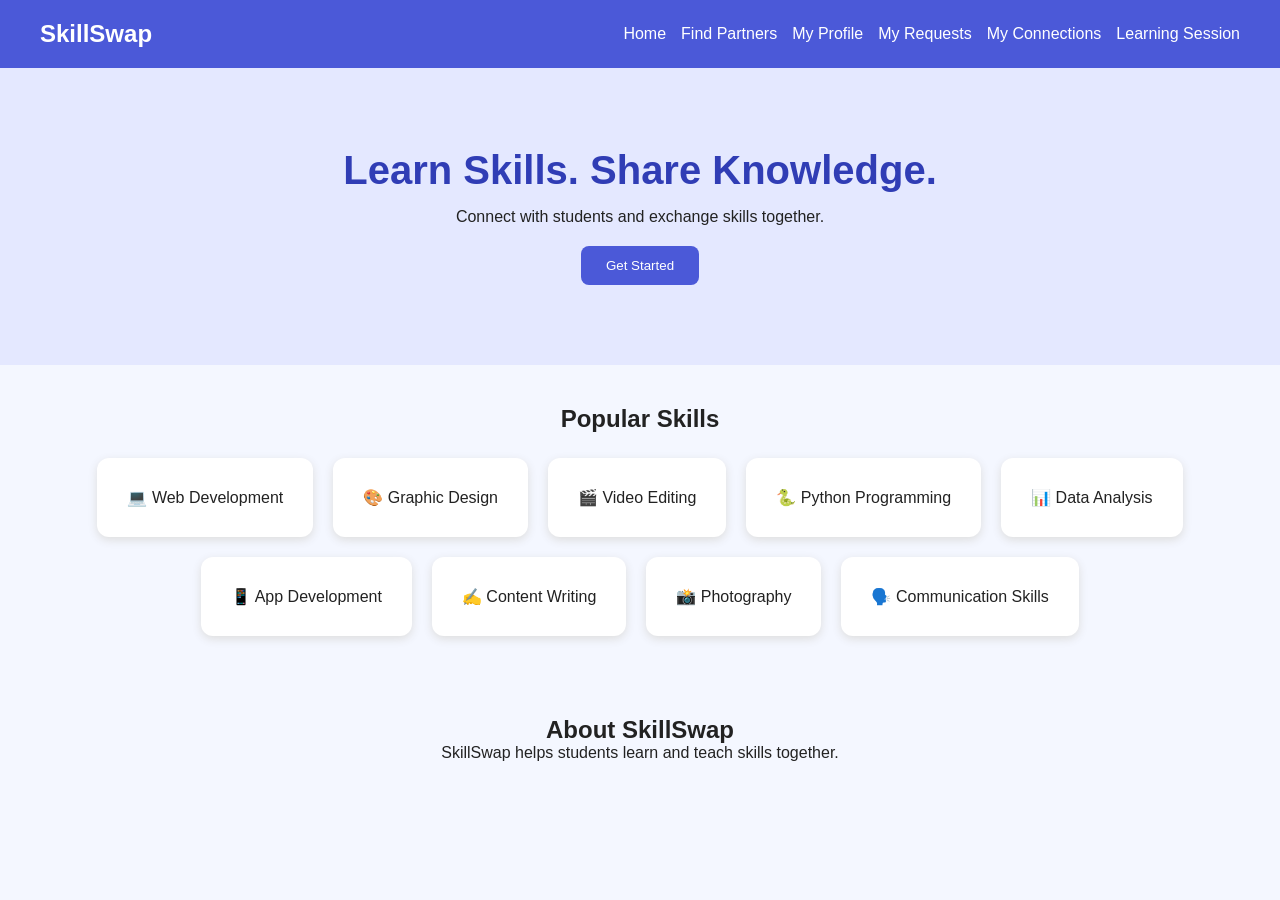
<file: index.html>
<!DOCTYPE html>
<html lang="en">
<head>
    <meta charset="UTF-8">
    <meta name="viewport" content="width=device-width, initial-scale=1.0">
    <title>SkillSwap</title>
    <link rel="stylesheet" href="style.css">
</head>
<body>

    <header>
        <h2>SkillSwap</h2>
        <nav>
    <a href="index.html">Home</a>
    <a href="find-partners.html">Find Partners</a>
    <a href="profile.html">My Profile</a>
    <a href="my-requests.html">My Requests</a>
    <a href="connections.html">My Connections</a>
    <a href="learning-session.html">Learning Session</a>
</nav>
           
    </header>

    <section class="hero">
        <h1>Learn Skills. Share Knowledge.</h1>
        <p>Connect with students and exchange skills together.</p>
        <button onclick="window.location.href='register.html'">Get Started</button>
    </section>

    <section id="skills">
        <h2>Popular Skills</h2>
        <div class="cards">
    <div class="card">💻 Web Development</div>
    <div class="card">🎨 Graphic Design</div>
    <div class="card">🎬 Video Editing</div>
    <div class="card">🐍 Python Programming</div>
    <div class="card">📊 Data Analysis</div>
    <div class="card">📱 App Development</div>
    <div class="card">✍️ Content Writing</div>
    <div class="card">📸 Photography</div>
    <div class="card">🗣️ Communication Skills</div>
</div>
    </section>

    <section id="about">
        <h2>About SkillSwap</h2>
        <p>SkillSwap helps students learn and teach skills together.</p>
    </section>

    <script src="script.js"></script>
</body>
</html>
</file>
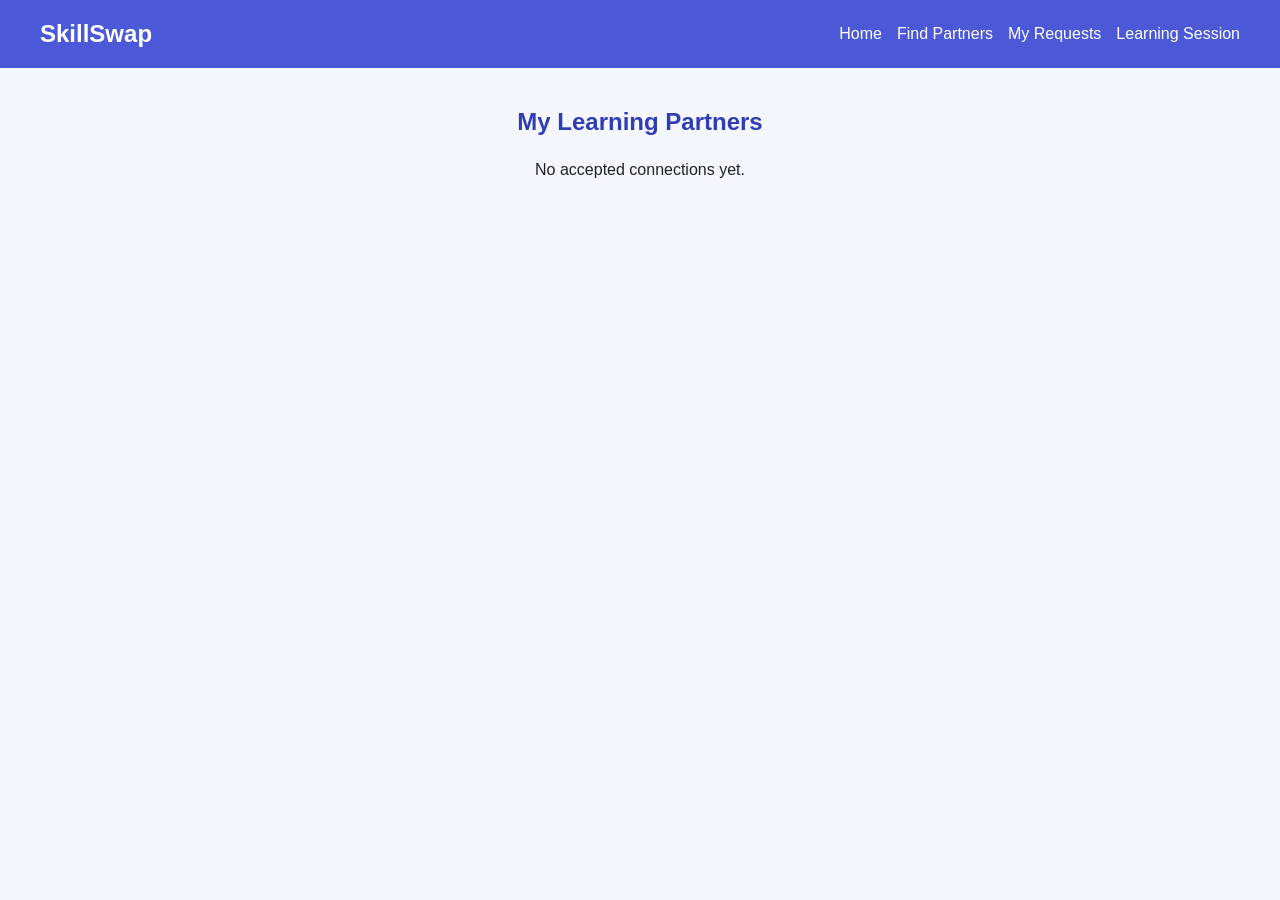
<file: connections.html>
<!DOCTYPE html>
<html lang="en">
<head>
    <meta charset="UTF-8">
    <meta name="viewport" content="width=device-width, initial-scale=1.0">
    <title>My Connections - SkillSwap</title>
    <link rel="stylesheet" href="style.css">
</head>
<body>

    <header>
        <h2>SkillSwap</h2>
        <nav>
            <a href="index.html">Home</a>
            <a href="find-partners.html">Find Partners</a>
            <a href="my-requests.html">My Requests</a>
            <a href="learning-session.html">Learning Session</a>
        </nav>
    </header>

    <section class="partners">
        <h1>My Learning Partners</h1>
        <div id="connectionList" class="cards"></div>
    </section>

    <script src="connections.js"></script>
</body>
</html>
</file>
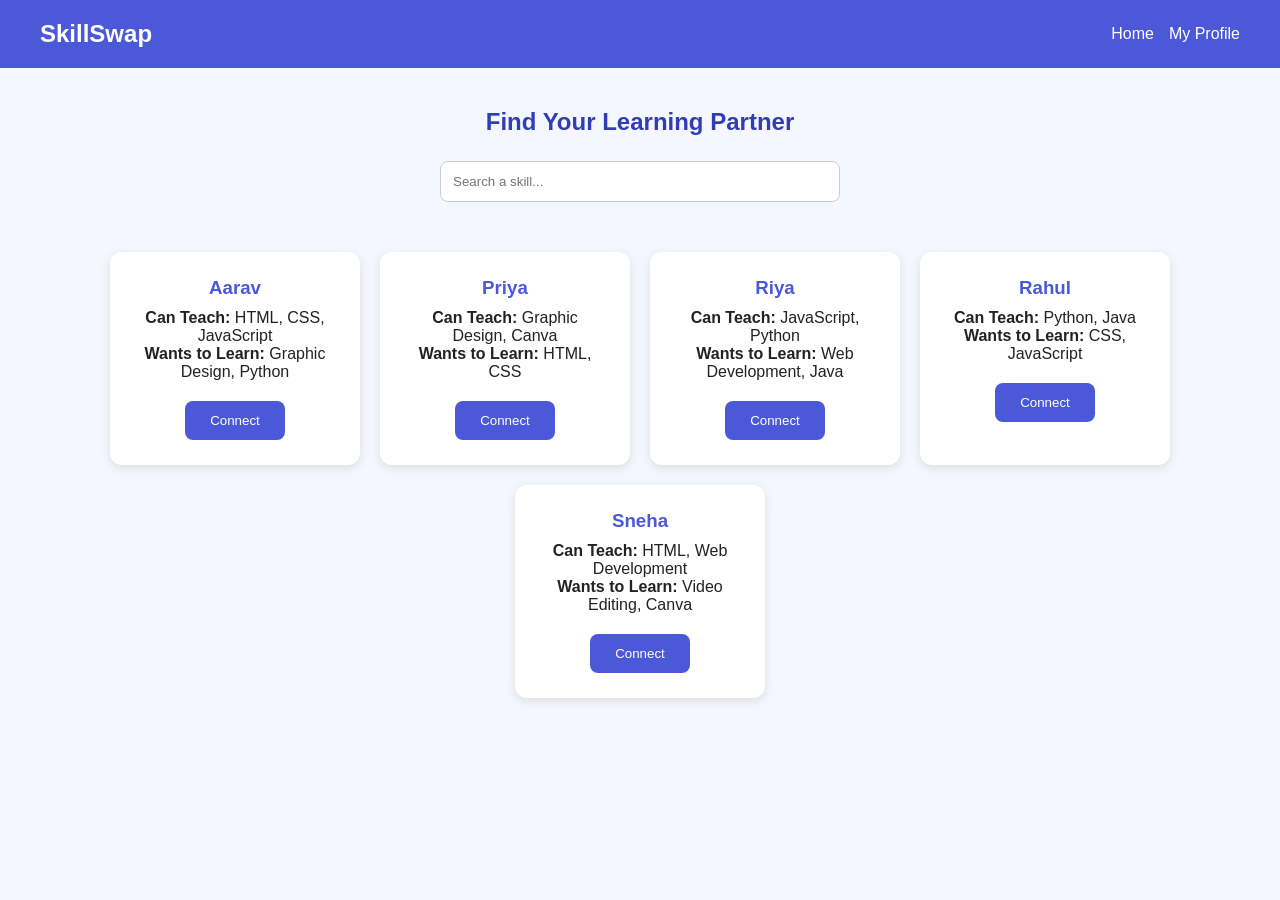
<file: find-partners.html>
<!DOCTYPE html>
<html lang="en">
<head>
    <meta charset="UTF-8">
    <meta name="viewport" content="width=device-width, initial-scale=1.0">
    <title>Find Partners - SkillSwap</title>
    <link rel="stylesheet" href="style.css">
</head>
<body>

    <header>
        <h2>SkillSwap</h2>
        <nav>
            <a href="index.html">Home</a>
            <a href="profile.html">My Profile</a>
        </nav>
    </header>

    <section class="partners">
        <h1>Find Your Learning Partner</h1>

        <input
            type="text"
            id="searchSkill"
            placeholder="Search a skill..."
        >

        <div id="partnerList" class="cards"></div>
    </section>

    <script src="find-partners.js"></script>
</body>
</html>
</file>
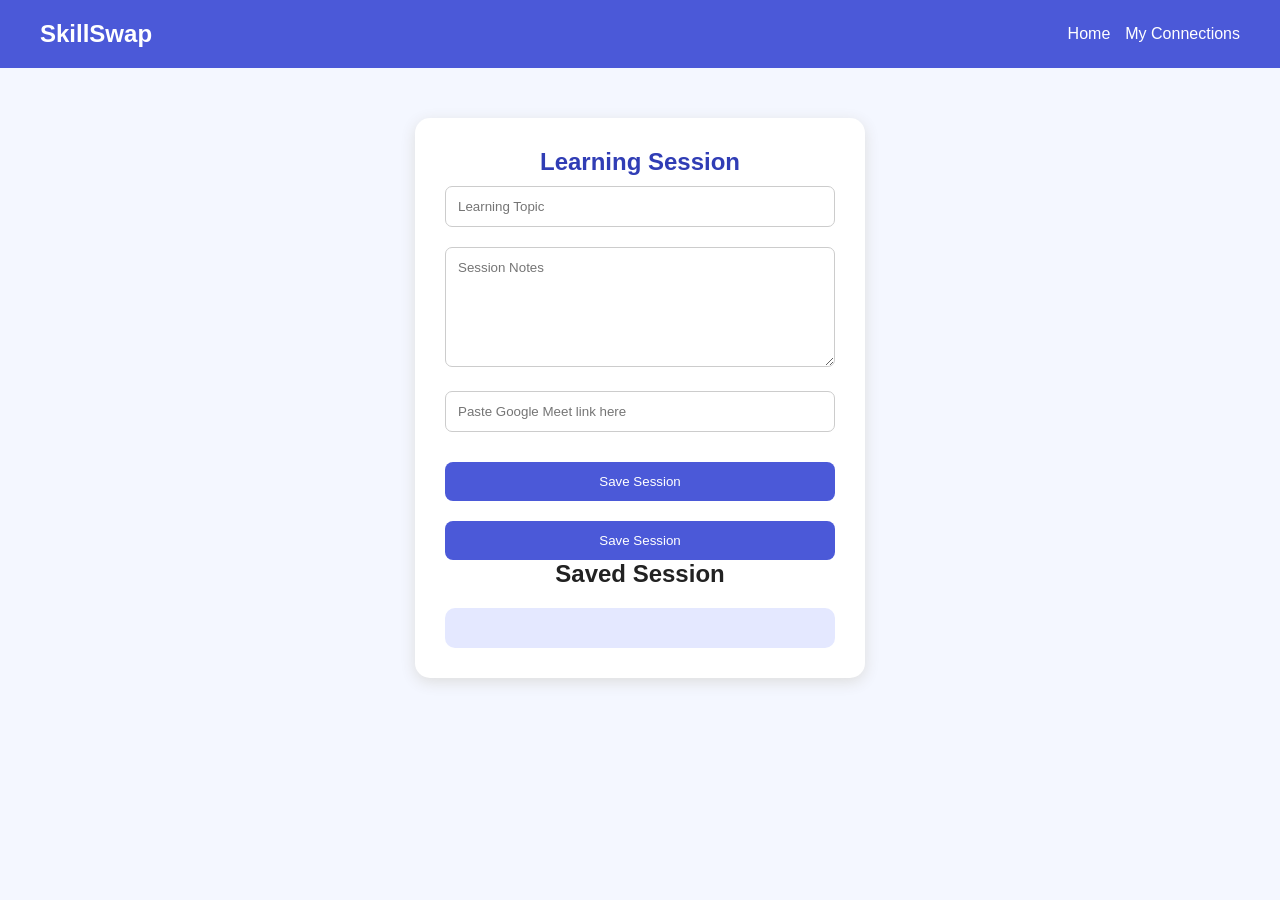
<file: learning-session.html>
<!DOCTYPE html>
<html lang="en">
<head>
    <meta charset="UTF-8">
    <meta name="viewport" content="width=device-width, initial-scale=1.0">
    <title>Learning Session - SkillSwap</title>
    <link rel="stylesheet" href="style.css">
</head>
<body>

    <header>
        <h2>SkillSwap</h2>
        <nav>
            <a href="index.html">Home</a>
            <a href="connections.html">My Connections</a>
        </nav>
    </header>

    <section class="register">
        <h1>Learning Session</h1>

        <form id="sessionForm">
            <input
                type="text"
                id="learningTopic"
                placeholder="Learning Topic"
                required
            >

            <textarea
                id="sessionNotes"
                placeholder="Session Notes"
                required
            ></textarea>

          <input
    type="url"
    id="meetingLink"
    placeholder="Paste Google Meet link here"
>

<button type="submit">Save Session</button>  

            <button type="submit">Save Session</button>
        </form>

        <p id="sessionMessage"></p>

        <h2>Saved Session</h2>
        <div id="savedSession"></div>
    </section>

    <script src="learning-session.js"></script>
</body>
</html>
</file>
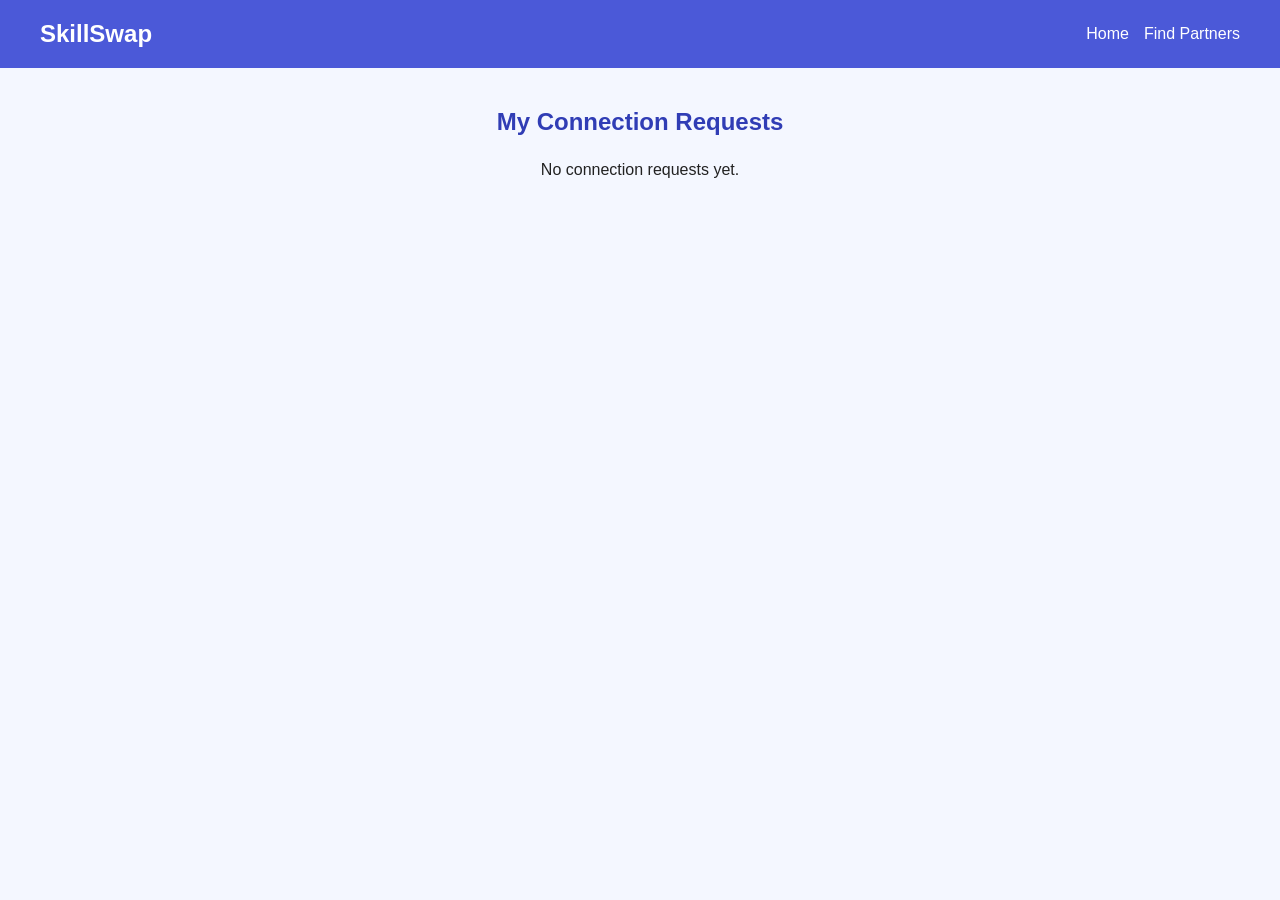
<file: my-requests.html>
<!DOCTYPE html>
<html lang="en">
<head>
    <meta charset="UTF-8">
    <meta name="viewport" content="width=device-width, initial-scale=1.0">
    <title>My Requests - SkillSwap</title>
    <link rel="stylesheet" href="style.css">
</head>
<body>

    <header>
        <h2>SkillSwap</h2>
        <nav>
            <a href="index.html">Home</a>
            <a href="find-partners.html">Find Partners</a>
        </nav>
    </header>

    <section class="partners">
        <h1>My Connection Requests</h1>
        <div id="requestList" class="cards"></div>
    </section>

    <script src="my-requests.js"></script>
</body>
</html>
</file>
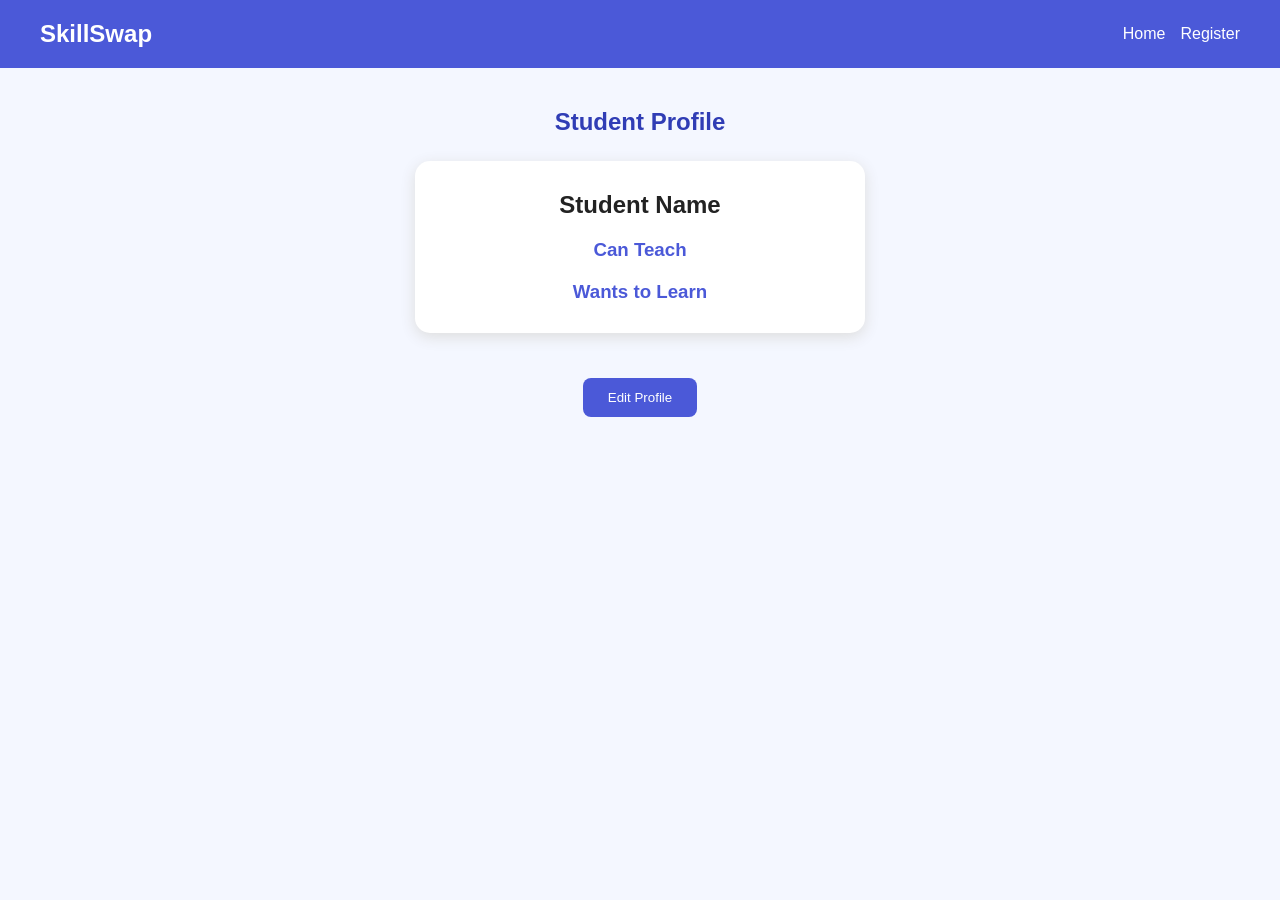
<file: profile.html>
<!DOCTYPE html>
<html lang="en">
<head>
    <meta charset="UTF-8">
    <meta name="viewport" content="width=device-width, initial-scale=1.0">
    <title>Student Profile - SkillSwap</title>
    <link rel="stylesheet" href="style.css">
</head>
<body>

    <header>
        <h2>SkillSwap</h2>
        <nav>
            <a href="index.html">Home</a>
            <a href="register.html">Register</a>
        </nav>
    </header>

    <section class="profile">
        <h1>Student Profile</h1>

        <div class="profile-card">
            <h2 id="studentName">Student Name</h2>
            <p id="studentEmail"></p>

            <h3>Can Teach</h3>
            <p id="studentTeach"></p>

            <h3>Wants to Learn</h3>
            <p id="studentLearn"></p>
        </div>

        <a href="register.html">
            <button>Edit Profile</button>
        </a>
    </section>

    <script src="profile.js"></script>
</body>
</html>
</file>
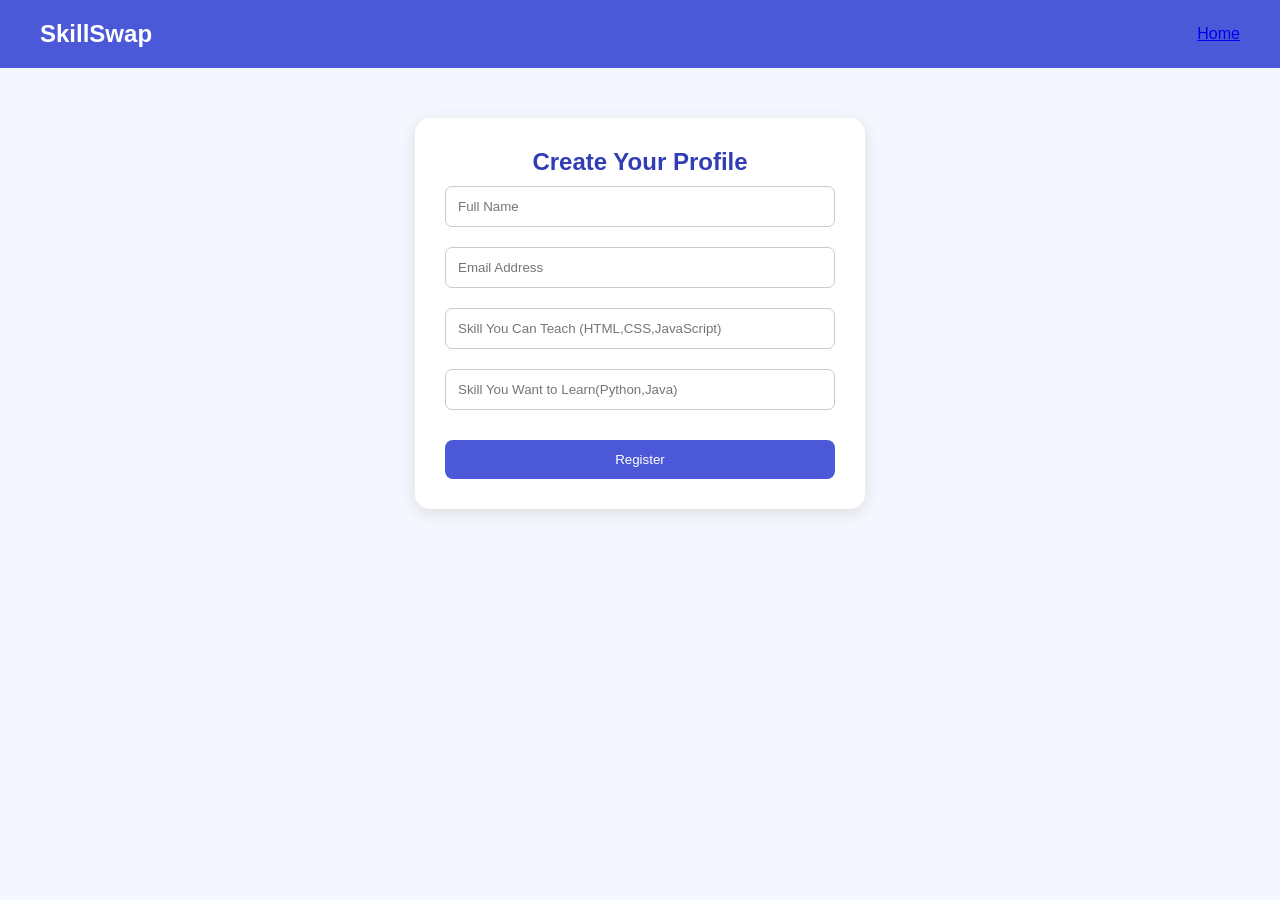
<file: register.html>
<!DOCTYPE html>
<html lang="en">
<head>
    <meta charset="UTF-8">
    <meta name="viewport" content="width=device-width, initial-scale=1.0">
    <title>Register - SkillSwap</title>
    <link rel="stylesheet" href="style.css">
</head>
<body>

    <header>
        <h2>SkillSwap</h2>
        <a href="index.html">Home</a>
    </header>

    <section class="register">
        <h1>Create Your Profile</h1>

        <form id="registerForm">
            <input type="text" id="name" placeholder="Full Name" required>

            <input type="email" id="email" placeholder="Email Address" required>

            <input type="text" id="teachSkill" placeholder="Skill You Can Teach (HTML,CSS,JavaScript)" required>

            <input type="text" id="learnSkill" placeholder="Skill You Want to Learn(Python,Java)" required>

            <button type="submit">Register</button>
        </form>

        <p id="message"></p>
    </section>

    <script src="register.js"></script>
</body>
</html>
</file>
<file: style.css>
* {
    margin: 0;
    padding: 0;
    box-sizing: border-box;
}

body {
    font-family: Arial, sans-serif;
    background: #f4f7ff;
    color: #222;
}

header {
    background: #4b59d8;
    color: white;
    padding: 20px 40px;
    display: flex;
    justify-content: space-between;
    align-items: center;
}

nav a {
    color: white;
    text-decoration: none;
    margin-left: 20px;
}

.hero {
    text-align: center;
    padding: 80px 20px;
    background: #e4e8ff;
}

.hero h1 {
    font-size: 40px;
    margin-bottom: 15px;
}

button {
    background: #4b59d8;
    color: white;
    border: none;
    padding: 12px 25px;
    margin-top: 20px;
    border-radius: 8px;
    cursor: pointer;
}

#skills, #about {
    text-align: center;
    padding: 40px 20px;
}

.cards {
    display: flex;
    justify-content: center;
    gap: 20px;
    margin-top: 25px;
    flex-wrap: wrap;
}

.card {
    background: white;
    padding: 30px;
    border-radius: 12px;
    box-shadow: 0 3px 10px #ddd;
}

.register {
    max-width: 450px;
    margin: 50px auto;
    padding: 30px;
    background: white;
    border-radius: 15px;
    box-shadow: 0 4px 15px #ddd;
    text-align: center;
}

.register input {
    width: 100%;
    padding: 12px;
    margin: 10px 0;
    border: 1px solid #ccc;
    border-radius: 7px;
}

.register button {
    width: 100%;
}

.profile {
    text-align: center;
    padding: 40px 20px;
}

.profile-card {
    max-width: 450px;
    margin: 25px auto;
    padding: 30px;
    background: white;
    border-radius: 15px;
    box-shadow: 0 4px 15px #ddd;
}

.profile-card h3 {
    color: #4b59d8;
    margin-top: 20px;
}

 .partners {
    text-align: center;
    padding: 40px 20px;
}

#searchSkill {
    width: 80%;
    max-width: 400px;
    padding: 12px;
    margin: 25px;
    border: 1px solid #ccc;
    border-radius: 8px;
}

.partner-card {
    background: white;
    padding: 25px;
    width: 250px;
    border-radius: 12px;
    box-shadow: 0 3px 10px #ddd;
}

.partner-card h3 {
    color: #4b59d8;
    margin-bottom: 10px;
}

.match {
    color: green;
    font-weight: bold;
    background: #e6ffe6;
    padding: 8px;
    border-radius: 6px;
    margin: 10px 0;
}

#sessionNotes {
    width: 100%;
    min-height: 120px;
    padding: 12px;
    margin: 10px 0;
    border: 1px solid #ccc;
    border-radius: 7px;
    font-family: Arial, sans-serif;
}

#savedSession {
    background: #e4e8ff;
    padding: 20px;
    margin-top: 20px;
    border-radius: 10px;
}

#meetingLink {
    width: 100%;
    padding: 12px;
    margin: 10px 0;
    border: 1px solid #ccc;
    border-radius: 7px;
}

#savedSession a {
    text-decoration: none;
}


/* Navbar improvement */
header {
    flex-wrap: wrap;
    gap: 15px;
}

nav {
    display: flex;
    flex-wrap: wrap;
    gap: 15px;
}

nav a {
    margin-left: 0;
    font-weight: 500;
}

nav a:hover {
    text-decoration: underline;
}

/* Buttons improvement */
button {
    transition: 0.3s;
}

button:hover {
    background: #303db5;
    transform: translateY(-2px);
}

/* Page headings */
h1 {
    color: #303db5;
}

/* Responsive cards */
.cards {
    align-items: stretch;
}

.card,
.partner-card {
    transition: 0.3s;
}

.card:hover,
.partner-card:hover {
    transform: translateY(-5px);
    box-shadow: 0 8px 20px #d5d9f5;
}

/* Mobile screen */
@media (max-width: 600px) {
    header {
        padding: 18px;
        flex-direction: column;
        text-align: center;
    }

    nav {
        justify-content: center;
    }

    .hero h1 {
        font-size: 30px;
    }

    .cards {
        flex-direction: column;
        align-items: center;
    }

    .card,
    .partner-card {
        width: 100%;
        max-width: 320px;
    }
}
</file>
